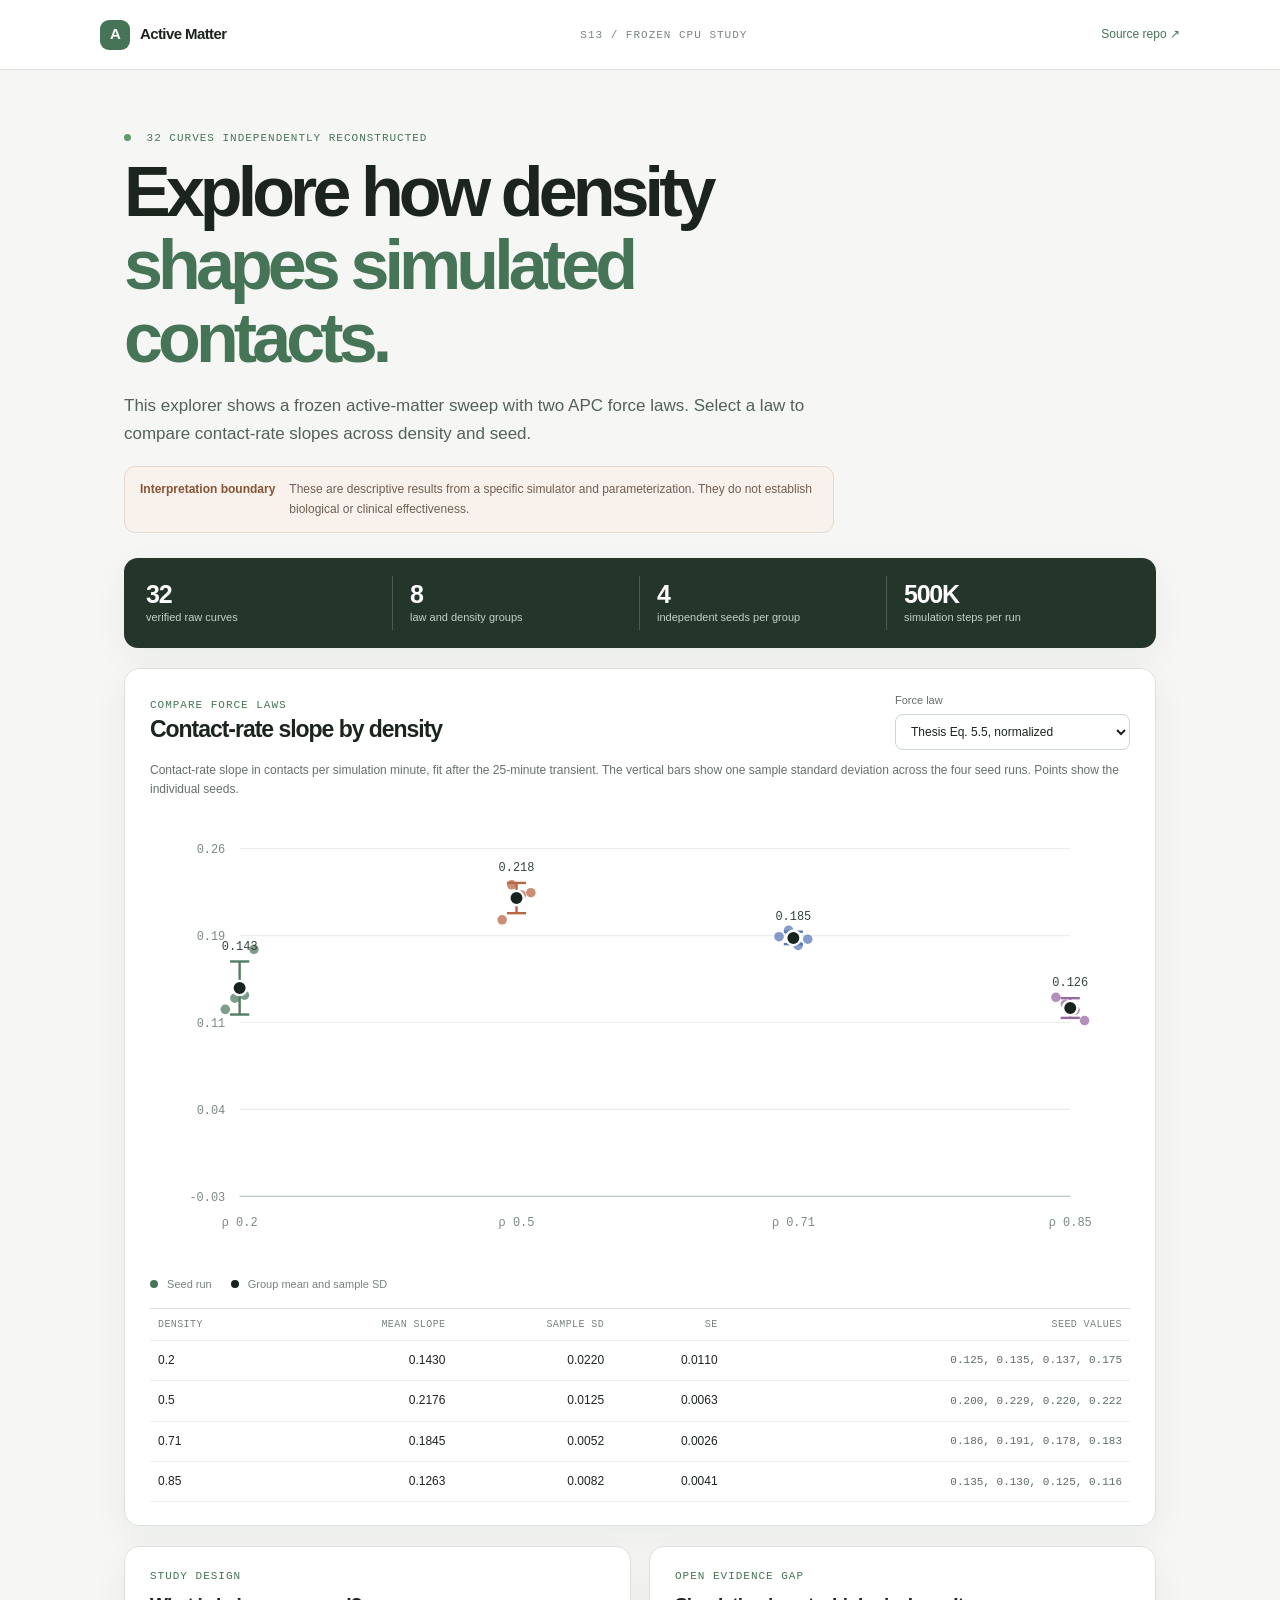
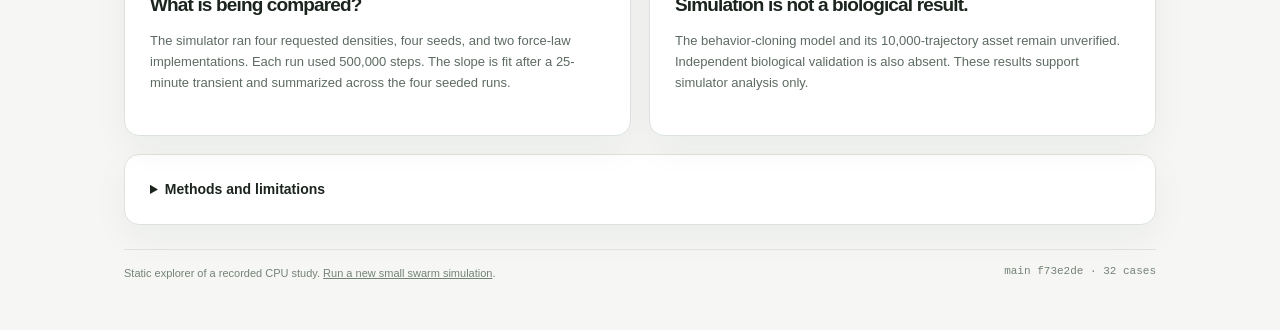
<file: demo/index.html>
<!-- Static explorer for the frozen APC sweep and its independent raw-curve review. -->
<!doctype html>
<html lang="en">
<head>
  <meta charset="utf-8">
  <meta name="viewport" content="width=device-width, initial-scale=1">
  <meta name="description" content="Explore 32 verified active-matter APC simulator runs across two force laws, four densities, and four seeds.">
  <title>Active Matter | APC study explorer</title>
  <link rel="stylesheet" href="./style.css">
  <script src="./app.js" defer></script>
</head>
<body>
  <header class="topbar"><a class="brand" href="#top"><span class="brand-mark">A</span>Active Matter</a><span class="top-label">S13 / FROZEN CPU STUDY</span><a class="repo-link" href="https://github.com/lgoyal6/active-matter" target="_blank" rel="noreferrer">Source repo ↗</a></header>
  <main id="top">
    <section class="hero">
      <p class="eyebrow"><span class="status-dot"></span> 32 curves independently reconstructed</p>
      <h1>Explore how density<br><em>shapes simulated contacts.</em></h1>
      <p class="lede">This explorer shows a frozen active-matter sweep with two APC force laws. Select a law to compare contact-rate slopes across density and seed.</p>
      <div class="notice"><strong>Interpretation boundary</strong><span>These are descriptive results from a specific simulator and parameterization. They do not establish biological or clinical effectiveness.</span></div>
    </section>

    <section class="study-strip"><div><strong id="cases">32</strong><span>verified raw curves</span></div><div><strong id="groups">8</strong><span>law and density groups</span></div><div><strong id="seeds">4</strong><span>independent seeds per group</span></div><div><strong id="steps">500K</strong><span>simulation steps per run</span></div></section>

    <section class="panel explorer">
      <div class="section-head"><div><p class="eyebrow">Compare force laws</p><h2>Contact-rate slope by density</h2></div><label for="law">Force law <select id="law"></select></label></div>
      <p class="chart-note" id="metric-note"></p>
      <div class="chart-scroll"><svg id="density-chart" viewBox="0 0 820 390" role="img" aria-label="Contact-rate slope by density, with four seed points and mean with one standard deviation"></svg></div>
      <div class="legend"><span><i class="seed-point"></i> Seed run</span><span><i class="mean-point"></i> Group mean and sample SD</span></div>
      <div class="table-wrap"><table><thead><tr><th>Density</th><th>Mean slope</th><th>Sample SD</th><th>SE</th><th>Seed values</th></tr></thead><tbody id="density-table"></tbody></table></div>
    </section>

    <section class="grid-two">
      <article class="panel"><p class="eyebrow">Study design</p><h2>What is being compared?</h2><p>The simulator ran four requested densities, four seeds, and two force-law implementations. Each run used 500,000 steps. The slope is fit after a 25-minute transient and summarized across the four seeded runs.</p></article>
      <article class="panel"><p class="eyebrow">Open evidence gap</p><h2>Simulation is not a biological result.</h2><p>The behavior-cloning model and its 10,000-trajectory asset remain unverified. Independent biological validation is also absent. These results support simulator analysis only.</p></article>
    </section>

    <details class="panel methods"><summary>Methods and limitations</summary><ul id="limits"></ul><p class="provenance" id="provenance"></p></details>
    <footer><span>Static explorer of a recorded CPU study. <a href="/">Run a new small swarm simulation</a>.</span><span id="source-ref"></span></footer>
  </main>
</body>
</html>
</file>
<file: demo/style.css>
/* Responsive styles for the recorded study explorer.
   Seed runs and group summaries use separate visual marks. */
:root{color-scheme:light;--ink:#1c241e;--muted:#657069;--line:#dce3dd;--paper:#f6f7f4;--card:#fff;--green:#467456;--purple:#6a587c;--rust:#a45d3d;--shadow:0 12px 35px rgba(23,35,30,.05)}
*{box-sizing:border-box}body{margin:0;background:var(--paper);color:var(--ink);font:15px/1.62 -apple-system,BlinkMacSystemFont,'Segoe UI',sans-serif}.topbar{height:70px;padding:0 max(24px,calc((100vw - 1080px)/2));display:flex;justify-content:space-between;align-items:center;border-bottom:1px solid var(--line);background:#ffffffec;position:sticky;top:0;z-index:2;backdrop-filter:blur(12px)}a{color:inherit}.brand{display:flex;align-items:center;gap:10px;text-decoration:none;font-weight:700;letter-spacing:-.04em}.brand-mark{display:grid;place-items:center;width:30px;height:30px;border-radius:9px;background:var(--green);color:white}.top-label,.eyebrow{font:500 11px ui-monospace,SFMono-Regular,Menlo,monospace;letter-spacing:.09em;text-transform:uppercase}.top-label{color:#7a867e}.repo-link{font-size:12px;color:var(--green);text-decoration:none}main{max-width:1080px;margin:auto;padding:62px 24px 46px}.hero{max-width:760px;margin-bottom:25px}.eyebrow{color:var(--green);margin:0 0 12px}.status-dot{display:inline-block;width:7px;height:7px;background:#5f9b6b;border-radius:50%;margin-right:8px}h1{font-size:clamp(42px,6.5vw,70px);line-height:1.04;letter-spacing:-.07em;margin:0 0 18px;font-weight:800}h1 em{font-style:normal;color:var(--green)}.lede{font-size:17px;color:#536158;max-width:690px;margin-bottom:19px}.notice{display:flex;gap:14px;align-items:flex-start;padding:13px 15px;border:1px solid #e5d9cf;border-radius:11px;background:#f9f1eb;font-size:12px;max-width:710px}.notice strong{white-space:nowrap;color:#865437}.notice span{color:#705f53}.study-strip{display:grid;grid-template-columns:repeat(4,1fr);background:#24352a;color:#fff;border-radius:14px;padding:18px 22px;margin-bottom:20px;box-shadow:var(--shadow)}.study-strip div{padding:3px 17px;border-right:1px solid #ffffff30}.study-strip div:first-child{padding-left:0}.study-strip div:last-child{border:0}.study-strip strong,.study-strip span{display:block}.study-strip strong{font-size:25px;line-height:1.2;letter-spacing:-.05em}.study-strip span{font-size:11px;color:#c3d2c7}.panel{background:var(--card);border:1px solid var(--line);border-radius:15px;padding:23px 25px;box-shadow:var(--shadow)}.explorer{margin-bottom:20px}.section-head{display:flex;justify-content:space-between;align-items:flex-end;gap:20px}.section-head .eyebrow{margin-bottom:5px}h2{font-size:23px;line-height:1.2;letter-spacing:-.045em;margin:0 0 6px}.section-head label{font-size:11px;color:var(--muted)}select{display:block;margin-top:4px;min-width:235px;border:1px solid #ccd7cf;border-radius:8px;padding:9px 11px;background:#fff;color:var(--ink);font:inherit;font-size:12px}.chart-note{font-size:12px;color:var(--muted);margin:11px 0 0}.chart-scroll{overflow-x:auto;margin:8px 0 2px}.chart-scroll svg{display:block;width:100%;min-width:600px;height:auto}.grid-line{stroke:#e9eeea;stroke-width:1}.axis-line{stroke:#bdc9c1;stroke-width:1}.axis-label{font:10px ui-monospace,monospace;fill:#7c8981}.sd-line,.sd-cap{stroke-width:2}.seed-dot{opacity:.74}.mean-label{font:10px ui-monospace,monospace;fill:#34453b}.legend{display:flex;gap:19px;flex-wrap:wrap;font-size:11px;color:#77837c;padding:0 0 14px}.seed-point,.mean-point{display:inline-block;width:8px;height:8px;margin-right:6px;border-radius:50%}.seed-point{background:var(--green)}.mean-point{background:#17231e}.table-wrap{overflow-x:auto;border-top:1px solid var(--line)}table{width:100%;border-collapse:collapse;min-width:620px;font-size:12px}th,td{padding:10px 8px;text-align:right;border-bottom:1px solid #edf0ed}th:first-child,td:first-child{text-align:left}th{font:500 10px ui-monospace,monospace;color:#77837c;text-transform:uppercase;letter-spacing:.04em}.seed-values{font:11px ui-monospace,monospace;color:#5d6b62}.grid-two{display:grid;grid-template-columns:1fr 1fr;gap:18px}.grid-two .panel{min-height:190px}.grid-two h2{font-size:19px}.grid-two p:not(.eyebrow){font-size:13px;color:#5d6b62}.methods{margin-top:18px}.methods summary{cursor:pointer;font-weight:700;font-size:14px}.methods ul{padding-left:20px;font-size:12px;color:#5d6b62}.methods li{margin:7px 0}.provenance{font:10px ui-monospace,monospace;color:#78847d;overflow-wrap:anywhere}.methods .provenance{margin:15px 0 0}footer{display:flex;justify-content:space-between;gap:20px;border-top:1px solid var(--line);margin-top:24px;padding-top:15px;font-size:11px;color:#748178}footer span:last-child{font:11px ui-monospace,monospace}@media(max-width:700px){.topbar{padding:0 16px}.top-label{display:none}main{padding:40px 16px 30px}.lede{font-size:15px}.study-strip{grid-template-columns:1fr 1fr;gap:11px;padding:16px}.study-strip div{padding:3px 7px;border:0}.study-strip div:first-child{padding-left:7px}.section-head{align-items:flex-start;flex-direction:column}.panel{padding:19px 16px}.grid-two{grid-template-columns:1fr}.grid-two .panel{min-height:0}.notice{flex-direction:column;gap:2px}footer{flex-direction:column}}
</file>
